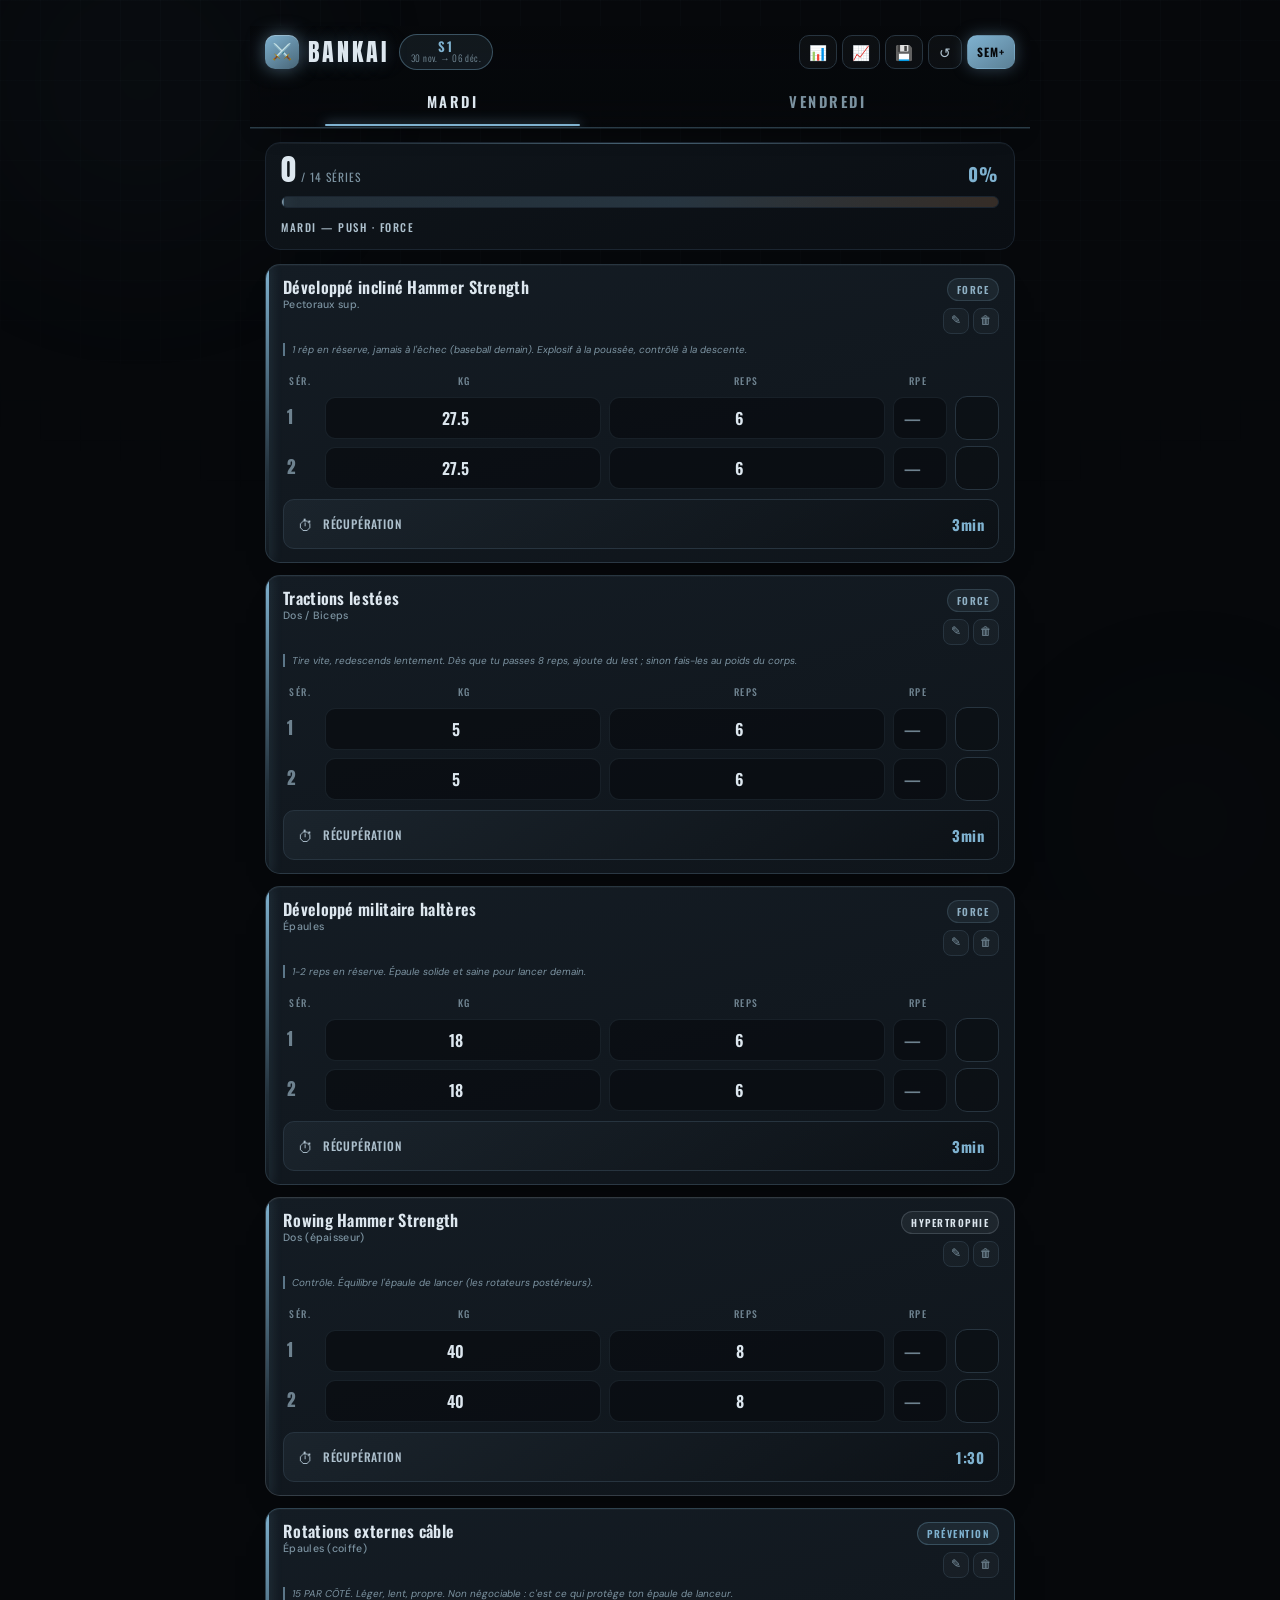
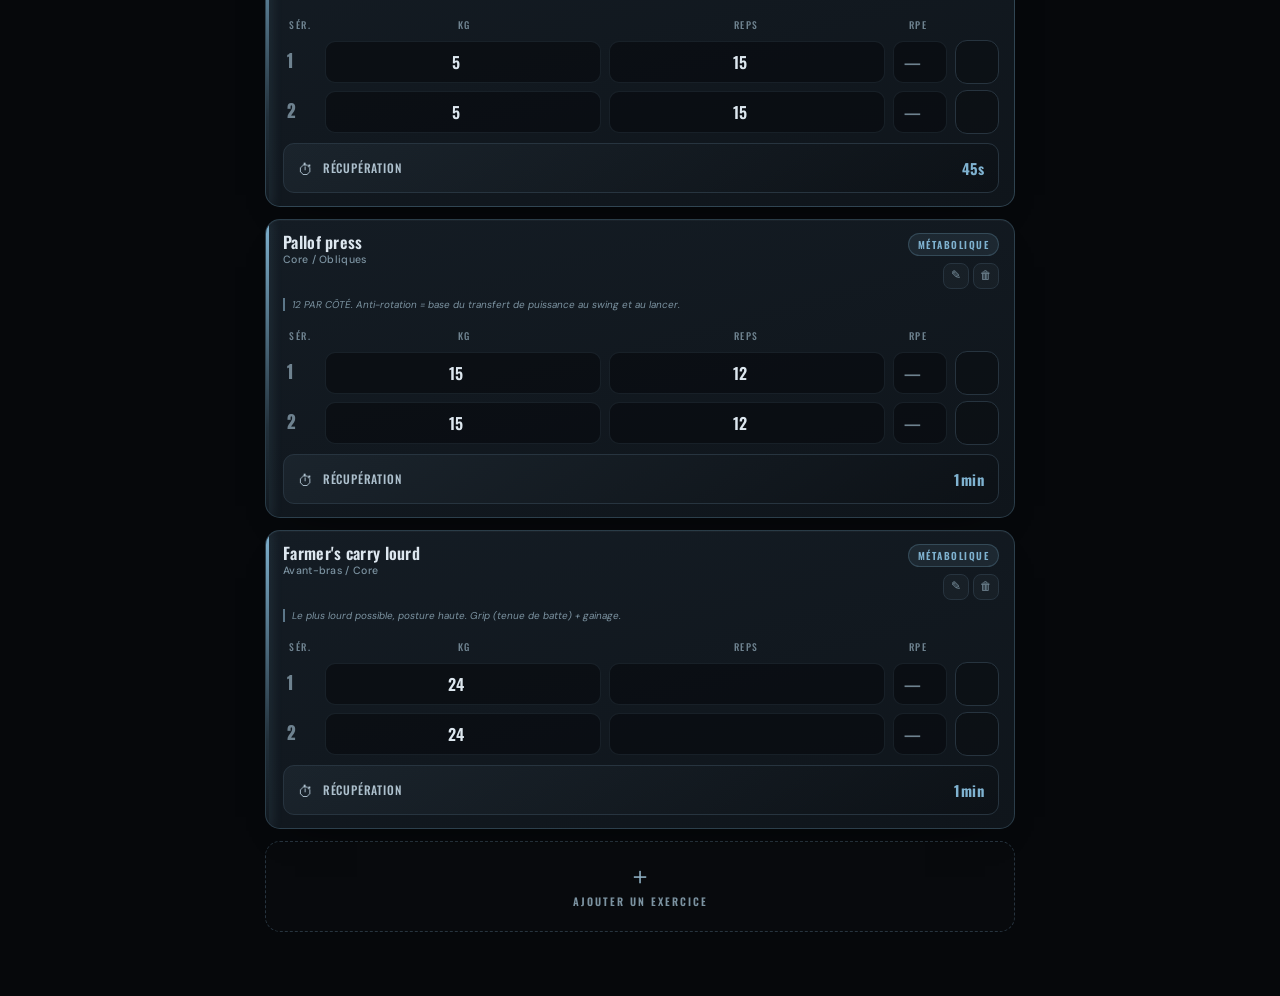
<file: index.html>
<!DOCTYPE html>
<html lang="fr">
<head>
<meta charset="UTF-8">
<meta name="viewport" content="width=device-width, initial-scale=1.0, maximum-scale=1.0, minimum-scale=1.0, user-scalable=no, viewport-fit=cover">
<meta name="apple-mobile-web-app-capable" content="yes">
<meta name="apple-mobile-web-app-status-bar-style" content="black-translucent">
<meta name="apple-mobile-web-app-title" content="BANKAI">
<meta name="format-detection" content="telephone=no">
<meta name="theme-color" content="#000000">
<title>BANKAI</title>
<link rel="apple-touch-icon" href="icon.png">
<link rel="icon" href="icon.png">
<link rel="preconnect" href="https://fonts.googleapis.com">
<link rel="preconnect" href="https://fonts.gstatic.com" crossorigin>
<link href="https://fonts.googleapis.com/css2?family=Anton&family=Oswald:wght@300;400;500;600;700&family=DM+Sans:wght@400;500;600&display=swap" rel="stylesheet">
<link rel="stylesheet" href="style.css">
</head>
<body>

<a class="skip-link" href="#root">Aller au contenu</a>

<!-- Anti-rotation overlay (s'affiche en paysage) -->
<div class="rotate-lock" role="alert">
  <div class="rl-icon" aria-hidden="true">📱</div>
  <div class="rl-text">MODE PORTRAIT UNIQUEMENT</div>
</div>

<!-- Background -->
<div class="bg-wrap" aria-hidden="true">
  <div class="bg-orb bg-orb1"></div>
  <div class="bg-orb bg-orb2"></div>
  <div class="bg-grid"></div>
</div>

<!-- App root -->
<main id="root" tabindex="-1"></main>

<!-- TIMER overlay -->
<div class="t-ov" id="tOv">
  <div class="t-bg"></div>
  <div class="t-glow"></div>
  <div class="t-content">
    <div class="t-exo-name" id="tName">—</div>
    <div class="t-ring">
      <svg class="t-svg" viewBox="0 0 188 188">
        <circle class="t-track" cx="94" cy="94" r="80"/>
        <circle class="t-prog" id="tProg" cx="94" cy="94" r="80"
          stroke-dasharray="503" stroke-dashoffset="0" stroke="#5B7688"/>
      </svg>
      <div class="t-center">
        <div class="t-time" id="tTime">01:30</div>
        <div class="t-sublabel" id="tSubLabel">RÉCUPÉRATION</div>
      </div>
    </div>
    <div class="t-adjs">
      <button class="t-adj" onclick="adj(-15)">−15s</button>
      <button class="t-adj" onclick="adj(-30)">−30s</button>
      <button class="t-adj" onclick="adj(30)">+30s</button>
      <button class="t-adj" onclick="adj(60)">+1min</button>
    </div>
    <div class="t-ctrls">
      <button class="t-ctrl t-ctrl-ghost" onclick="closeTimer()" aria-label="Fermer le minuteur">✕</button>
      <button class="t-ctrl t-ctrl-main" id="tPause" onclick="togglePause()" aria-label="Mettre en pause ou reprendre">⏸</button>
      <button class="t-ctrl t-ctrl-ghost" onclick="skipTimer()" aria-label="Passer la récupération">⏭</button>
    </div>
  </div>
</div>

<!-- BANKAI animation -->
<div class="bk-ov" id="bkOv" onclick="closeBankai()">
  <div class="bk-bg"></div>
  <div class="bk-radial"></div>
  <div class="bk-lines">
    <div class="bk-line" style="transform:rotate(0deg)"></div>
    <div class="bk-line" style="transform:rotate(36deg)"></div>
    <div class="bk-line" style="transform:rotate(72deg)"></div>
    <div class="bk-line" style="transform:rotate(108deg)"></div>
    <div class="bk-line" style="transform:rotate(144deg)"></div>
  </div>
  <div class="bk-content">
    <div class="bk-icon">⚔️</div>
    <div class="bk-title">BANKAI</div>
    <div class="bk-sub">SÉRIE SUIVANTE</div>
    <div class="bk-tap">APPUIE POUR CONTINUER</div>
  </div>
</div>

<!-- NEXT WEEK sheet -->
<div class="s-ov" id="nextOv">
  <div class="sheet">
    <div class="sh-handle"></div>
    <div class="sh-head">
      <div class="sh-title">SEMAINE+</div>
      <button class="sh-close" onclick="closeSheet('nextOv')">✕</button>
    </div>
    <div class="sh-body">
      <div class="sh-sub" id="nextSub"></div>
      <div id="nextContent"></div>
      <button class="confirm-btn" onclick="confirmNext()">CONFIRMER & DÉMARRER →</button>
    </div>
  </div>
</div>

<!-- HISTORY sheet -->
<div class="s-ov" id="histOv">
  <div class="sheet">
    <div class="sh-handle"></div>
    <div class="sh-head">
      <div class="sh-title">STATS</div>
      <button class="sh-close" onclick="closeSheet('histOv')">✕</button>
    </div>
    <div class="sh-body">
      <div class="sh-sub">Progression des charges & RPE par exercice</div>
      <div id="histContent"></div>
    </div>
  </div>
</div>

<!-- RECAP sheet -->
<div class="s-ov" id="recapOv">
  <div class="sheet">
    <div class="sh-handle"></div>
    <div class="sh-head">
      <div class="sh-title">RÉCAP</div>
      <button class="sh-close" onclick="closeSheet('recapOv')">✕</button>
    </div>
    <div class="sh-body">
      <div class="sh-sub" id="recapSub"></div>
      <div id="recapContent"></div>
    </div>
  </div>
</div>

<!-- BACKUP sheet -->
<div class="s-ov" id="backupOv">
  <div class="sheet">
    <div class="sh-handle"></div>
    <div class="sh-head">
      <div class="sh-title">SAUVEGARDE</div>
      <button class="sh-close" onclick="closeSheet('backupOv')">✕</button>
    </div>
    <div class="sh-body">
      <div class="sh-sub">Conserve tes données au-delà des mises à jour</div>
      <div id="backupContent"></div>
    </div>
  </div>
</div>

<!-- EXERCISE EDITOR sheet -->
<div class="s-ov" id="exoOv">
  <div class="sheet">
    <div class="sh-handle"></div>
    <div class="sh-head">
      <div class="sh-title" id="exoTitle">EXERCICE</div>
      <button class="sh-close" onclick="closeSheet('exoOv')">✕</button>
    </div>
    <div class="sh-body">
      <div class="sh-sub" id="exoSub"></div>
      <div id="exoForm"></div>
    </div>
  </div>
</div>

<input type="file" id="importFile" accept=".json,application/json" style="display:none">

<script src="app.js"></script>
</body>
</html>
</file>
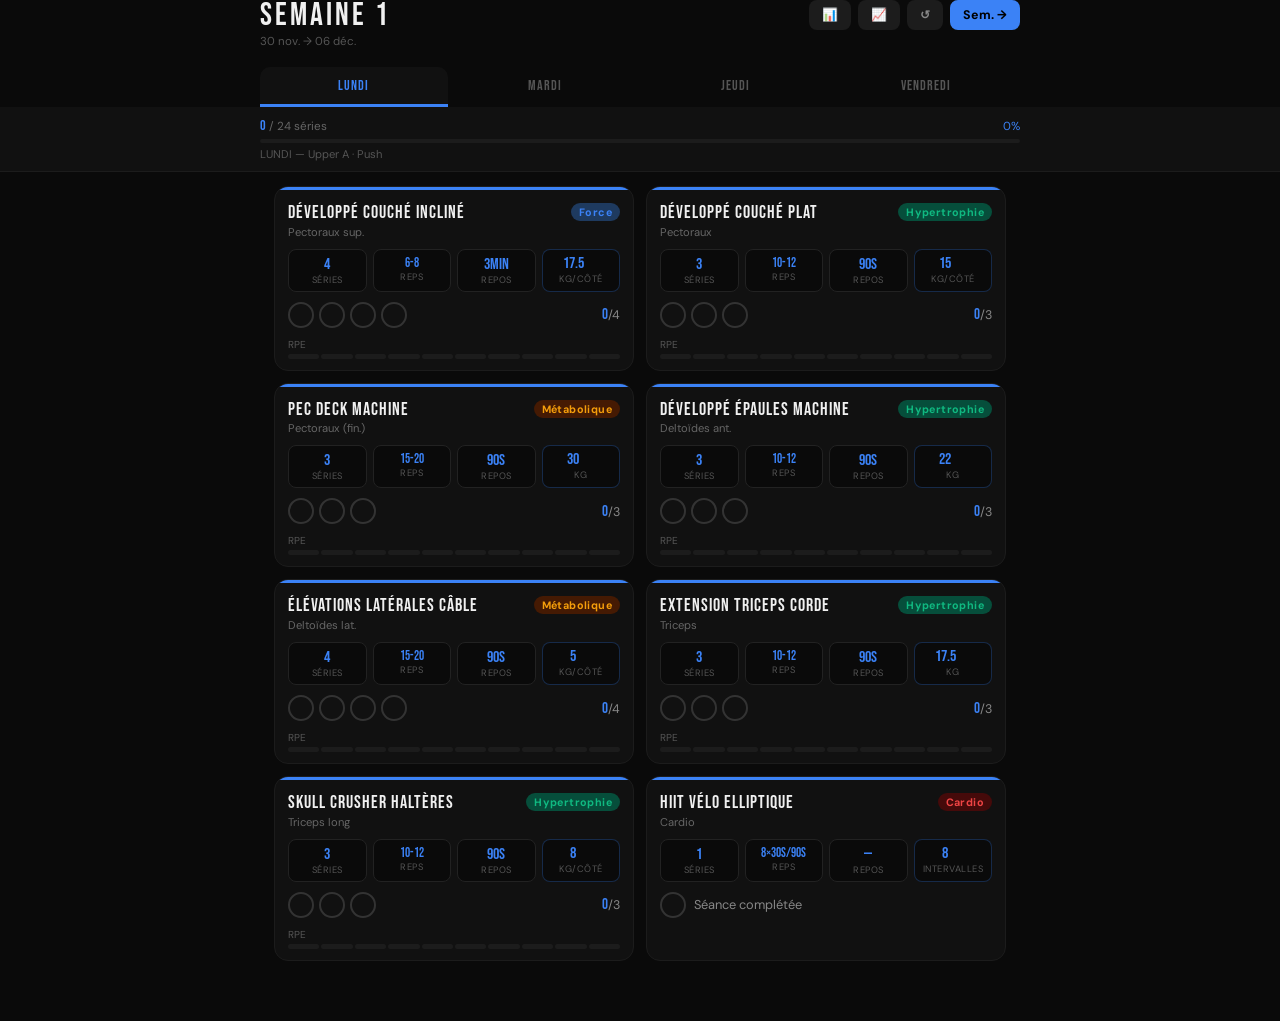
<file: workout.html>
<!DOCTYPE html>
<html lang="fr">
<head>
<meta charset="UTF-8">
<meta name="viewport" content="width=device-width, initial-scale=1.0, viewport-fit=cover">
<meta name="apple-mobile-web-app-capable" content="yes">
<meta name="apple-mobile-web-app-status-bar-style" content="black-translucent">
<meta name="apple-mobile-web-app-title" content="WORKOUT">
<title>WORKOUT</title>

<!-- Icône PWA générée inline en SVG→base64 -->
<link rel="apple-touch-icon" href="[data-uri]">

<link href="https://fonts.googleapis.com/css2?family=Bebas+Neue&family=DM+Sans:wght@300;400;500;600&display=swap" rel="stylesheet">
<style>
*{box-sizing:border-box;margin:0;padding:0;-webkit-tap-highlight-color:transparent}
body{background:#0a0a0a;color:#f0f0f0;font-family:'DM Sans',sans-serif;min-height:100vh;padding-bottom:env(safe-area-inset-bottom)}
::-webkit-scrollbar{width:3px}::-webkit-scrollbar-thumb{background:#333;border-radius:99px}

/* HEADER */
.hdr{padding:calc(env(safe-area-inset-top)+14px) 16px 0;max-width:760px;margin:0 auto}
.hdr-row{display:flex;justify-content:space-between;align-items:flex-start;flex-wrap:wrap;gap:10px}
.week-title{font-family:'Bebas Neue';font-size:2rem;letter-spacing:3px;line-height:1}
.week-sub{font-size:.72rem;color:#555;margin-top:2px}
.hdr-btns{display:flex;gap:7px;flex-wrap:wrap}
.btn{padding:7px 13px;border:none;border-radius:8px;cursor:pointer;font-family:'DM Sans';font-size:.78rem;font-weight:600}
.btn-ghost{background:#1c1c1c;color:#888}
.btn-accent{color:#000;font-weight:700}

/* TABS */
.tabs{display:flex;margin-top:18px;overflow-x:auto;gap:3px}
.tab{flex:1;min-width:68px;padding:10px 6px;border:none;border-radius:10px 10px 0 0;background:transparent;font-family:'Bebas Neue';font-size:.9rem;letter-spacing:1px;cursor:pointer;border-bottom:3px solid transparent;transition:all .15s;color:#555}
.tab.active{background:#111}

/* PROGRESS */
.prog-bar-wrap{background:#111;border-bottom:1px solid #1c1c1c;padding:10px 16px}
.prog-inner{max-width:760px;margin:0 auto}
.prog-row{display:flex;justify-content:space-between;font-size:.73rem;color:#666;margin-bottom:5px}
.prog-track{height:4px;background:#1c1c1c;border-radius:99px;overflow:hidden}
.prog-fill{height:100%;border-radius:99px;transition:width .3s}
.prog-day-label{font-size:.7rem;color:#555;margin-top:4px}

/* GRID */
.grid{max-width:760px;margin:0 auto;padding:14px 14px 60px;display:grid;grid-template-columns:repeat(auto-fill,minmax(270px,1fr));gap:12px}

/* CARD */
.card{background:#111;border:1px solid #1c1c1c;border-radius:14px;overflow:hidden;display:flex;flex-direction:column}
.card-accent{height:3px}
.card-body{padding:13px 13px 11px;display:flex;flex-direction:column;gap:10px}
.card-name{font-family:'Bebas Neue';font-size:1.12rem;letter-spacing:1px;line-height:1.1}
.card-muscle{font-size:.7rem;color:#666;margin-top:2px}
.badge{padding:2px 8px;border-radius:99px;font-size:.67rem;font-weight:700;letter-spacing:.4px;white-space:nowrap}

/* STATS */
.stats{display:flex;gap:6px}
.stat{background:#0a0a0a;border:1px solid #222;border-radius:8px;padding:5px 6px;text-align:center;flex:1}
.stat-val{font-family:'Bebas Neue';font-size:1rem}
.stat-lbl{font-size:.58rem;color:#555;letter-spacing:.5px}
.charge-wrap{background:#0a0a0a;border-radius:8px;padding:4px 6px;display:flex;flex-direction:column;align-items:center;flex:1;min-width:62px}
.charge-input{width:100%;background:transparent;border:none;font-family:'Bebas Neue';font-size:1rem;text-align:center;outline:none}
.charge-unit{font-size:.58px;color:#555;letter-spacing:.5px;font-size:.58rem}

/* DOTS */
.dots-row{display:flex;align-items:center;gap:8px}
.dots{display:flex;gap:5px;flex-wrap:wrap;flex:1}
.dot{width:26px;height:26px;border-radius:50%;border:2px solid #333;background:transparent;cursor:pointer;display:flex;align-items:center;justify-content:center;font-size:.58rem;color:transparent;font-weight:700;transition:all .15s;flex-shrink:0;-webkit-user-select:none;user-select:none}
.dot.done{color:#000}
.dots-count{font-size:.78rem;color:#888;white-space:nowrap}

/* RPE */
.rpe-bars{display:flex;gap:2px;margin-top:2px}
.rpe-seg{flex:1;height:5px;border-radius:3px;background:#1c1c1c;cursor:pointer;transition:background .1s}

/* MODALS */
.overlay{position:fixed;inset:0;background:rgba(0,0,0,.88);z-index:100;display:flex;align-items:flex-end;justify-content:center;opacity:0;pointer-events:none;transition:opacity .25s}
.overlay.open{opacity:1;pointer-events:all}
.sheet{background:#0f0f0f;border-radius:20px 20px 0 0;padding:24px 18px calc(env(safe-area-inset-bottom)+28px);width:100%;max-width:680px;max-height:88vh;overflow-y:auto;transform:translateY(30px);transition:transform .3s}
.overlay.open .sheet{transform:translateY(0)}
.sheet-title{font-family:'Bebas Neue';font-size:1.7rem;letter-spacing:2px;margin-bottom:3px}
.sheet-sub{font-size:.78rem;color:#666;margin-bottom:20px}
.close-btn{float:right;background:#1e1e1e;border:none;color:#888;border-radius:8px;padding:4px 11px;cursor:pointer;font-size:1.1rem;margin-bottom:-8px}

/* NEXT WEEK */
.day-section{margin-bottom:18px}
.day-section-title{font-family:'Bebas Neue';font-size:1rem;letter-spacing:1px;margin-bottom:8px;border-bottom:1px solid #1c1c1c;padding-bottom:5px}
.change-row{display:flex;align-items:center;gap:8px;padding:6px 0;border-bottom:1px solid #111;font-size:.82rem}
.change-row:last-child{border:none}
.change-name{flex:1;color:#ccc}
.change-w{color:#666;font-size:.75rem}
.status-badge{padding:2px 10px;border-radius:99px;font-weight:700;font-size:.73rem}

/* HISTORY */
.exo-select{background:#111;border:1px solid #1c1c1c;color:#f0f0f0;border-radius:10px;padding:8px 12px;font-family:'DM Sans';font-size:.83rem;width:100%;margin-bottom:18px;outline:none}
.chart-wrap{background:#111;border:1px solid #1c1c1c;border-radius:14px;padding:16px;margin-bottom:18px}
.chart-title{font-family:'Bebas Neue';font-size:1rem;letter-spacing:1px;margin-bottom:12px}
.mini-chart{height:100px;display:flex;align-items:flex-end;gap:6px}
.bar-col{display:flex;flex-direction:column;align-items:center;justify-content:flex-end;flex:1;gap:4px}
.bar{border-radius:4px 4px 0 0;width:100%;min-height:4px;transition:height .3s}
.bar-lbl{font-size:.58rem;color:#555}
.bar-val{font-size:.65rem;font-weight:600}
.week-chips{display:flex;gap:8px;flex-wrap:wrap;margin-top:8px}
.chip{background:#111;border:1px solid #1c1c1c;border-radius:10px;padding:6px 12px;font-size:.76rem}
.chip span{color:#555;margin-right:4px}

/* RECAP */
.recap-card{background:#111;border:1px solid #1c1c1c;border-radius:14px;padding:18px;margin-bottom:14px}
.recap-card-title{font-family:'Bebas Neue';font-size:.95rem;letter-spacing:1px;color:#888;margin-bottom:14px}
.vol-row{margin-bottom:9px}
.vol-info{display:flex;justify-content:space-between;font-size:.76rem;margin-bottom:3px}
.vol-track{height:5px;background:#1c1c1c;border-radius:99px;overflow:hidden}
.vol-fill{height:100%;border-radius:99px}
.rule-row{display:flex;gap:12px;align-items:center;margin-bottom:10px}
.rule-icon{font-family:'Bebas Neue';font-size:1.3rem;width:20px}
.rule-txt{font-size:.8rem;color:#aaa}
</style>
</head>
<body>

<div id="app"></div>

<!-- NEXT WEEK SHEET -->
<div class="overlay" id="nextOverlay">
  <div class="sheet">
    <button class="close-btn" onclick="closeSheet('nextOverlay')">✕</button>
    <div class="sheet-title">SEMAINE SUIVANTE</div>
    <div class="sheet-sub" id="nextSub"></div>
    <div id="nextContent"></div>
    <button class="btn btn-accent" id="confirmBtn" onclick="confirmNextWeek()"
      style="width:100%;padding:14px;border-radius:12px;font-family:'Bebas Neue';font-size:1.1rem;letter-spacing:2px;margin-top:10px">
      CONFIRMER
    </button>
  </div>
</div>

<!-- HISTORY SHEET -->
<div class="overlay" id="histOverlay">
  <div class="sheet">
    <button class="close-btn" onclick="closeSheet('histOverlay')">✕</button>
    <div class="sheet-title">HISTORIQUE</div>
    <div class="sheet-sub">Progression des charges par exercice</div>
    <div id="histContent"></div>
  </div>
</div>

<!-- RECAP SHEET -->
<div class="overlay" id="recapOverlay">
  <div class="sheet">
    <button class="close-btn" onclick="closeSheet('recapOverlay')">✕</button>
    <div class="sheet-title">RÉCAP SEMAINE</div>
    <div class="sheet-sub" id="recapSub"></div>
    <div id="recapContent"></div>
  </div>
</div>

<script>
// ── DATA ──────────────────────────────────────────────────────────────────
const POLY_KEYS = ["Leg Press","Fentes","Tractions","Rowing","RDL","Hip Thrust","Développé couché","Dips"];
const DAYS = [
  {id:"lundi",label:"LUNDI",sub:"Upper A · Push",color:"#3b82f6",exos:[
    {id:"dci",name:"Développé couché incliné",muscle:"Pectoraux sup.",w:17.5,unit:"kg/côté",sets:4,reps:"6-8",zone:"Force"},
    {id:"dcp",name:"Développé couché plat",muscle:"Pectoraux",w:15,unit:"kg/côté",sets:3,reps:"10-12",zone:"Hypertrophie"},
    {id:"pd",name:"Pec Deck machine",muscle:"Pectoraux (fin.)",w:30,unit:"kg",sets:3,reps:"15-20",zone:"Métabolique"},
    {id:"dem",name:"Développé épaules machine",muscle:"Deltoïdes ant.",w:22,unit:"kg",sets:3,reps:"10-12",zone:"Hypertrophie"},
    {id:"elc",name:"Élévations latérales câble",muscle:"Deltoïdes lat.",w:5,unit:"kg/côté",sets:4,reps:"15-20",zone:"Métabolique"},
    {id:"etc",name:"Extension triceps corde",muscle:"Triceps",w:17.5,unit:"kg",sets:3,reps:"10-12",zone:"Hypertrophie"},
    {id:"sk",name:"Skull crusher haltères",muscle:"Triceps long",w:8,unit:"kg/côté",sets:3,reps:"10-12",zone:"Hypertrophie"},
    {id:"hiit_l",name:"HIIT vélo elliptique",muscle:"Cardio",w:8,unit:"intervalles",sets:1,reps:"8×30s/90s",zone:"Cardio",isCardio:true},
  ]},
  {id:"mardi",label:"MARDI",sub:"Lower A · Quad",color:"#10b981",exos:[
    {id:"lp",name:"Leg Press",muscle:"Quadriceps",w:120,unit:"kg",sets:4,reps:"6-8",zone:"Force"},
    {id:"fb",name:"Fentes bulgares",muscle:"Quad / Fessiers",w:10,unit:"kg/main",sets:3,reps:"10/jambe",zone:"Hypertrophie"},
    {id:"le",name:"Leg Extension",muscle:"Quadriceps (iso)",w:40,unit:"kg",sets:3,reps:"15-20",zone:"Métabolique"},
    {id:"lcc",name:"Leg Curl couché",muscle:"Ischio-jambiers",w:42,unit:"kg",sets:4,reps:"10-12",zone:"Hypertrophie"},
    {id:"cm",name:"Crunch machine",muscle:"Abdominaux",w:10,unit:"kg",sets:3,reps:"12-15",zone:"Hypertrophie"},
    {id:"pp",name:"Pallof Press câble",muscle:"Core / Obliques",w:8,unit:"kg",sets:3,reps:"12/côté",zone:"Hypertrophie"},
    {id:"liss_m",name:"LISS Rameur",muscle:"Cardio",w:0,unit:"20min",sets:1,reps:"65% FC max",zone:"Cardio",isCardio:true},
  ]},
  {id:"jeudi",label:"JEUDI",sub:"Upper B · Pull",color:"#8b5cf6",exos:[
    {id:"tr",name:"Tractions lestées",muscle:"Dos / Biceps",w:5,unit:"kg lest",sets:4,reps:"6-8",zone:"Force"},
    {id:"tp",name:"Tirage poitrine câble",muscle:"Dos (largeur)",w:50,unit:"kg",sets:3,reps:"10-12",zone:"Hypertrophie"},
    {id:"rhs",name:"Rowing Hammer Strength",muscle:"Dos (épaisseur)",w:30,unit:"kg/côté",sets:4,reps:"8-10",zone:"Hypertrophie"},
    {id:"fp",name:"Face Pull câble corde",muscle:"Deltoïdes post.",w:12,unit:"kg",sets:4,reps:"15-20",zone:"Métabolique"},
    {id:"sh",name:"Shrug haltères",muscle:"Trapèzes",w:14,unit:"kg/main",sets:3,reps:"12-15",zone:"Métabolique"},
    {id:"cb",name:"Curl biceps supination",muscle:"Biceps",w:10,unit:"kg/côté",sets:3,reps:"10-12",zone:"Hypertrophie"},
    {id:"cm2",name:"Curl marteau",muscle:"Brachial / Biceps",w:12,unit:"kg/côté",sets:3,reps:"10-12",zone:"Hypertrophie"},
    {id:"wc",name:"Wrist curl",muscle:"Avant-bras",w:7,unit:"kg",sets:2,reps:"12-15",zone:"Avant-bras"},
    {id:"rvc",name:"Reverse curl",muscle:"Avant-bras ext.",w:8,unit:"kg",sets:2,reps:"12-15",zone:"Avant-bras"},
  ]},
  {id:"vendredi",label:"VENDREDI",sub:"Lower B · Ischio/Fessier",color:"#f59e0b",exos:[
    {id:"ht",name:"Hip Thrust machine",muscle:"Fessiers",w:70,unit:"kg",sets:4,reps:"10-12",zone:"Hypertrophie"},
    {id:"rdl",name:"RDL haltères",muscle:"Ischio / Fessiers",w:15,unit:"kg/main",sets:4,reps:"8-10",zone:"Hypertrophie"},
    {id:"lca",name:"Leg Curl assis",muscle:"Ischio-jambiers",w:35,unit:"kg",sets:3,reps:"15-20",zone:"Métabolique"},
    {id:"fmv",name:"Fentes marchées",muscle:"Quad / Fessiers",w:10,unit:"kg/main",sets:3,reps:"10/jambe",zone:"Hypertrophie"},
    {id:"mol",name:"Mollets machine",muscle:"Mollets",w:50,unit:"kg",sets:4,reps:"15-20",zone:"Métabolique"},
    {id:"rj",name:"Relevés de jambes",muscle:"Abdominaux bas",w:0,unit:"pds corps",sets:3,reps:"12-15",zone:"Hypertrophie"},
    {id:"fc",name:"Farmer's carry",muscle:"Avant-bras / Core",w:18,unit:"kg/main",sets:3,reps:"25m",zone:"Avant-bras"},
    {id:"hiit_v",name:"HIIT Skillmill",muscle:"Cardio",w:6,unit:"intervalles",sets:1,reps:"6×40s/80s",zone:"Cardio",isCardio:true},
  ]},
];

const ZONES = {
  "Force":       {color:"#3b82f6",bg:"#1e3a5f"},
  "Hypertrophie":{color:"#10b981",bg:"#064e3b"},
  "Métabolique": {color:"#f59e0b",bg:"#451a03"},
  "Avant-bras":  {color:"#8b5cf6",bg:"#2e1065"},
  "Cardio":      {color:"#ef4444",bg:"#450a0a"},
};

const MUSCLES_LIST = ["Pectoraux","Dos","Épaules","Triceps","Biceps","Avant-bras","Quadriceps","Ischio-jambiers","Fessiers","Abdominaux","Mollets","Core"];
function muscleGroup(m){
  if(m.includes("Pect")) return "Pectoraux";
  if(m.includes("Dos")) return "Dos";
  if(m.includes("Delt")||m.includes("paul")) return "Épaules";
  if(m.includes("Tric")) return "Triceps";
  if(m.includes("Bic")||m.includes("Brach")) return "Biceps";
  if(m.includes("Avant")) return "Avant-bras";
  if(m.includes("Quad")) return "Quadriceps";
  if(m.includes("Ischio")) return "Ischio-jambiers";
  if(m.includes("Fess")) return "Fessiers";
  if(m.includes("Abdo")) return "Abdominaux";
  if(m.includes("Molet")) return "Mollets";
  return "Core";
}

// ── STATE ─────────────────────────────────────────────────────────────────
let S = {}, HIST = [], activeDay = 0, pendingChanges = null;

function buildInit(){
  const now = new Date(), dow = now.getDay();
  const diff = dow===0?-6:1-dow;
  const mon = new Date(now); mon.setDate(now.getDate()+diff);
  const s = {weekNum:1, startDate:mon.toISOString().split("T")[0]};
  DAYS.forEach(d=>{s[d.id]={};d.exos.forEach(ex=>{s[d.id][ex.id]={w:ex.w,done:0,rpe:0};});});
  return s;
}

function load(){
  try{ const s=localStorage.getItem("wk_state"); if(s) S=JSON.parse(s); else S=buildInit(); }catch{ S=buildInit(); }
  try{ const h=localStorage.getItem("wk_hist"); if(h) HIST=JSON.parse(h); }catch{ HIST=[]; }
}
function save(){
  localStorage.setItem("wk_state",JSON.stringify(S));
  localStorage.setItem("wk_hist",JSON.stringify(HIST));
}

// ── HELPERS ───────────────────────────────────────────────────────────────
function fmtDate(iso){
  const d=new Date(iso);
  return d.toLocaleDateString("fr-FR",{day:"2-digit",month:"short"});
}
function addDays(iso,n){
  const d=new Date(iso);d.setDate(d.getDate()+n);return d.toISOString().split("T")[0];
}
function isPoly(name){ return POLY_KEYS.some(p=>name.includes(p)); }

function computeChanges(){
  const res={};
  DAYS.forEach(d=>{
    res[d.id]=d.exos.map(ex=>{
      const s=S[d.id][ex.id];
      if(ex.isCardio) return {id:ex.id,name:ex.name,oldW:s.w,newW:s.w,delta:0,status:"→",reason:"Cardio"};
      const all=s.done>=ex.sets, half=s.done>=Math.ceil(ex.sets/2);
      let delta=0;
      if(all) delta=isPoly(ex.name)?5:2.5;
      else if(!half) delta=-2.5;
      const newW=Math.max(0,s.w+delta);
      return {id:ex.id,name:ex.name,oldW:s.w,newW,delta,status:delta>0?"↑":delta<0?"↓":"→",reason:all?"Toutes séries ✓":half?"Reps min. ok":"Reps min. ✗"};
    });
  });
  return res;
}

function dayProgress(dayId){
  const day=DAYS.find(d=>d.id===dayId);
  let done=0,total=0;
  day.exos.forEach(ex=>{
    const tot=ex.isCardio?1:ex.sets;
    total+=tot; done+=Math.min(S[dayId][ex.id].done,tot);
  });
  return {done,total,pct:total?Math.round(done/total*100):0};
}

// ── RENDER ────────────────────────────────────────────────────────────────
function render(){
  const day=DAYS[activeDay];
  const acc=day.color;
  const pg=dayProgress(day.id);
  document.getElementById("app").innerHTML=`
  <div class="hdr">
    <div class="hdr-row">
      <div>
        <div class="week-title">SEMAINE ${S.weekNum}</div>
        <div class="week-sub">${fmtDate(S.startDate)} → ${fmtDate(addDays(S.startDate,6))}</div>
      </div>
      <div class="hdr-btns">
        <button class="btn btn-ghost" onclick="openRecap()">📊</button>
        <button class="btn btn-ghost" onclick="openHistory()">📈</button>
        <button class="btn btn-ghost" onclick="resetDay('${day.id}')">↺</button>
        <button class="btn btn-accent" style="background:${acc}" onclick="openNextWeek()">Sem. →</button>
      </div>
    </div>
    <div class="tabs">
      ${DAYS.map((d,i)=>`
        <button class="tab ${i===activeDay?"active":""}"
          style="color:${i===activeDay?d.color:"#555"};border-color:${i===activeDay?d.color:"transparent"}"
          onclick="switchDay(${i})">${d.label}</button>
      `).join("")}
    </div>
  </div>
  <div class="prog-bar-wrap">
    <div class="prog-inner">
      <div class="prog-row">
        <span><span style="color:${acc};font-family:'Bebas Neue';font-size:.9rem">${pg.done}</span> / ${pg.total} séries</span>
        <div style="display:flex;gap:12px;align-items:center">
          <span style="color:${acc}">${pg.pct}%</span>
        </div>
      </div>
      <div class="prog-track"><div class="prog-fill" style="width:${pg.pct}%;background:${acc}"></div></div>
      <div class="prog-day-label">${day.label} — ${day.sub}</div>
    </div>
  </div>
  <div class="grid">${day.exos.map(ex=>renderCard(ex,day)).join("")}</div>`;
  // rebind RPE clicks after render
}

function renderCard(ex,day){
  const acc=day.color;
  const s=S[day.id][ex.id];
  const z=ZONES[ex.zone];
  const rest=ex.zone==="Force"?"3min":ex.zone==="Cardio"?"—":"90s";
  const dots=ex.isCardio?
    `<div class="dots-row">
      <div class="dot ${s.done>=1?"done":""}" style="border-color:${s.done>=1?acc:"#333"};background:${s.done>=1?acc:"transparent"};color:${s.done>=1?"#000":"transparent"}"
        onclick="toggleDot('${day.id}','${ex.id}',0)">✓</div>
      <span style="font-size:.8rem;color:#888">Séance complétée</span>
    </div>`
    :`<div class="dots-row">
      <div class="dots">${Array.from({length:ex.sets},(_,i)=>`
        <div class="dot ${i<s.done?"done":""}"
          style="border-color:${i<s.done?acc:"#333"};background:${i<s.done?acc:"transparent"};color:${i<s.done?"#000":"transparent"}"
          onclick="toggleDot('${day.id}','${ex.id}',${i})">✓</div>`).join("")}
      </div>
      <span class="dots-count"><span style="color:${acc};font-family:'Bebas Neue';font-size:.95rem">${s.done}</span>/${ex.sets}</span>
    </div>`;
  const rpe=!ex.isCardio?`
    <div>
      <div style="font-size:.63rem;color:#555;margin-bottom:3px">RPE</div>
      <div class="rpe-bars">
        ${Array.from({length:10},(_,i)=>`
          <div class="rpe-seg" onclick="setRpe('${day.id}','${ex.id}',${i+1})"
            style="background:${i<s.rpe?(s.rpe>=9?"#ef4444":s.rpe>=7?"#f59e0b":"#10b981"):"#1c1c1c"}"></div>`).join("")}
      </div>
      ${s.rpe>0?`<div style="font-size:.62rem;color:#555;margin-top:2px;text-align:right">RPE ${s.rpe}/10</div>`:""}
    </div>`:"";
  return `<div class="card">
    <div class="card-accent" style="background:${acc}"></div>
    <div class="card-body">
      <div style="display:flex;justify-content:space-between;align-items:flex-start;gap:8px">
        <div>
          <div class="card-name">${ex.name}</div>
          <div class="card-muscle">${ex.muscle}</div>
        </div>
        <span class="badge" style="background:${z.bg};color:${z.color}">${ex.zone}</span>
      </div>
      <div class="stats">
        <div class="stat"><div class="stat-val" style="color:${acc}">${ex.sets}</div><div class="stat-lbl">SÉRIES</div></div>
        <div class="stat"><div class="stat-val" style="color:${acc};font-size:.82rem">${ex.reps}</div><div class="stat-lbl">REPS</div></div>
        <div class="stat"><div class="stat-val" style="color:${acc}">${rest}</div><div class="stat-lbl">REPOS</div></div>
        <div class="charge-wrap" style="border:1px solid ${acc}44">
          <input class="charge-input" type="number" step="0.5" value="${s.w}"
            style="color:${acc}" onchange="setWeight('${day.id}','${ex.id}',this.value)">
          <div class="charge-unit">${ex.unit.toUpperCase()}</div>
        </div>
      </div>
      ${dots}
      ${rpe}
    </div>
  </div>`;
}

// ── INTERACTIONS ──────────────────────────────────────────────────────────
function switchDay(i){ activeDay=i; render(); }

function toggleDot(dayId,exId,idx){
  const s=S[dayId][exId];
  s.done=idx<s.done?idx:idx+1;
  save(); render();
}
function setWeight(dayId,exId,v){
  S[dayId][exId].w=parseFloat(v)||0; save();
}
function setRpe(dayId,exId,v){
  S[dayId][exId].rpe=v; save(); render();
}
function resetDay(dayId){
  const d=DAYS.find(d=>d.id===dayId);
  d.exos.forEach(ex=>{ S[dayId][ex.id].done=0; S[dayId][ex.id].rpe=0; });
  save(); render();
}

// ── NEXT WEEK SHEET ───────────────────────────────────────────────────────
function openNextWeek(){
  pendingChanges=computeChanges();
  document.getElementById("nextSub").textContent=`Récap → Semaine ${S.weekNum+1}`;
  document.getElementById("confirmBtn").style.background=DAYS[activeDay].color;
  document.getElementById("nextContent").innerHTML=DAYS.map(d=>`
    <div class="day-section">
      <div class="day-section-title" style="color:${d.color}">${d.label} – ${d.sub}</div>
      ${pendingChanges[d.id].map(c=>`
        <div class="change-row">
          <span class="change-name">${c.name}</span>
          <span class="change-w">${c.oldW}→${c.newW}${c.reason!=="Cardio"?" kg":""}</span>
          <span class="status-badge" style="background:${c.status==="↑"?"#064e3b":c.status==="↓"?"#450a0a":"#1c1c1c"};color:${c.status==="↑"?"#10b981":c.status==="↓"?"#ef4444":"#f59e0b"}">${c.status}</span>
          <span style="font-size:.68rem;color:#555">${c.reason}</span>
        </div>`).join("")}
    </div>`).join("");
  openSheet("nextOverlay");
}

function confirmNextWeek(){
  const snap=JSON.parse(JSON.stringify(S));
  snap._label=`S${S.weekNum}`;
  HIST=[...HIST.slice(-11),snap];
  DAYS.forEach(d=>{
    pendingChanges[d.id].forEach(c=>{
      S[d.id][c.id].w=c.newW;
      S[d.id][c.id].done=0;
      S[d.id][c.id].rpe=0;
    });
  });
  S.weekNum++; S.startDate=addDays(S.startDate,7);
  save(); closeSheet("nextOverlay"); render();
}

// ── HISTORY SHEET ─────────────────────────────────────────────────────────
let selExoId=null;
function openHistory(){
  const allExos=DAYS.flatMap(d=>d.exos.filter(e=>!e.isCardio));
  if(!selExoId) selExoId=allExos[0].id;
  renderHistSheet();
  openSheet("histOverlay");
}

function renderHistSheet(){
  const allExos=DAYS.flatMap(d=>d.exos.filter(e=>!e.isCardio));
  const selEx=allExos.find(e=>e.id===selExoId)||allExos[0];
  const data=HIST.map((snap,i)=>{
    let w=null;
    DAYS.forEach(d=>{ if(snap[d.id]?.[selExoId]!=null) w=snap[d.id][selExoId].w; });
    return {label:snap._label||`S${i+1}`,w};
  }).filter(d=>d.w!==null).slice(-6);

  const maxW=data.length?Math.max(...data.map(d=>d.w),1):1;
  const acc=DAYS[activeDay].color;

  document.getElementById("histContent").innerHTML=`
    <select class="exo-select" onchange="selExoId=this.value;renderHistSheet()">
      ${DAYS.map(d=>`<optgroup label="${d.label} – ${d.sub}">
        ${d.exos.filter(e=>!e.isCardio).map(ex=>`
          <option value="${ex.id}" ${ex.id===selExoId?"selected":""}>${ex.name}</option>`).join("")}
      </optgroup>`).join("")}
    </select>
    <div class="chart-wrap">
      <div class="chart-title" style="color:${acc}">${selEx.name} <span style="color:#555;font-size:.75rem;font-family:'DM Sans'">${selEx.unit}</span></div>
      ${data.length<2?`<div style="color:#555;text-align:center;padding:20px;font-size:.82rem">Complète au moins 2 semaines pour voir la progression.</div>`:`
      <div class="mini-chart">
        ${data.map(d=>`
          <div class="bar-col">
            <div class="bar-val" style="color:${acc};font-size:.65rem">${d.w}</div>
            <div class="bar" style="height:${Math.max(8,d.w/maxW*80)}px;background:${acc}22;border:1px solid ${acc}66"></div>
            <div class="bar-lbl">${d.label}</div>
          </div>`).join("")}
      </div>`}
    </div>
    ${HIST.length?`
    <div style="font-family:'Bebas Neue';font-size:.9rem;letter-spacing:1px;color:#666;margin-bottom:10px">SEMAINES ENREGISTRÉES</div>
    <div class="week-chips">
      ${HIST.slice(-6).map((snap,i)=>{
        let w=null; DAYS.forEach(d=>{ if(snap[d.id]?.[selExoId]!=null) w=snap[d.id][selExoId].w; });
        return `<div class="chip"><span>${snap._label||"S"+(i+1)}</span>${w!=null?w+" "+selEx.unit:"—"}</div>`;
      }).join("")}
    </div>`:""}`;
}

// ── RECAP SHEET ───────────────────────────────────────────────────────────
function openRecap(){
  const vol={};
  MUSCLES_LIST.forEach(m=>{vol[m]=0;});
  DAYS.forEach(d=>d.exos.forEach(ex=>{
    if(ex.isCardio) return;
    const mg=muscleGroup(ex.muscle);
    vol[mg]=(vol[mg]||0)+ex.sets;
  }));
  const maxV=Math.max(...Object.values(vol),1);
  const acc=DAYS[activeDay].color;
  document.getElementById("recapSub").textContent=`Semaine ${S.weekNum} · ${fmtDate(S.startDate)} → ${fmtDate(addDays(S.startDate,6))}`;
  document.getElementById("recapContent").innerHTML=`
    <div class="recap-card">
      <div class="recap-card-title">VOLUME PAR GROUPE MUSCULAIRE</div>
      ${MUSCLES_LIST.filter(m=>vol[m]>0).map(m=>`
        <div class="vol-row">
          <div class="vol-info"><span style="color:#ccc">${m}</span><span style="color:#555">${vol[m]} séries</span></div>
          <div class="vol-track"><div class="vol-fill" style="width:${vol[m]/maxV*100}%;background:${acc}"></div></div>
        </div>`).join("")}
    </div>
    <div class="recap-card">
      <div class="recap-card-title">RÈGLES SURCHARGE PROGRESSIVE</div>
      ${[
        {icon:"↑",col:"#10b981",txt:"Poly +5kg / Isolation +2.5kg — toutes séries complétées"},
        {icon:"→",col:"#f59e0b",txt:"Même charge — reps minimales atteintes"},
        {icon:"↓",col:"#ef4444",txt:"−2.5kg — reps minimales non atteintes"},
      ].map(r=>`<div class="rule-row"><span class="rule-icon" style="color:${r.col}">${r.icon}</span><span class="rule-txt">${r.txt}</span></div>`).join("")}
    </div>`;
  openSheet("recapOverlay");
}

// ── SHEET UTILS ───────────────────────────────────────────────────────────
function openSheet(id){ document.getElementById(id).classList.add("open"); }
function closeSheet(id){ document.getElementById(id).classList.remove("open"); }
document.querySelectorAll(".overlay").forEach(el=>{
  el.addEventListener("click",e=>{ if(e.target===el) el.classList.remove("open"); });
});

// ── BOOT ─────────────────────────────────────────────────────────────────
load(); render();
</script>
</body>
</html>
</file>
<file: style.css>
/* â•â•â•â•â•â•â•â•â•â•â•â•â•â•â•â•â•â•â•â•â•â•â•â•â•â•â•â•â•â•â•â•â•â•â•â•â•â•â•â•â•â•â•â•â•â•â•â•â•â•â•â•â•â•â•â•â•â•â•â•â•â•â•â•â•â•â•â•â•â•â•
   BANKAI Â· style.css
   Direction : Â« forge froide / reiatsu Â» â€” acier glacÃ© au repos,
   braise (ambre/ochre, colorimÃ©trie deep-autumn) Ã  la libÃ©ration de puissance.
   Type : Anton (impact) Â· Oswald (technique/data) Â· DM Sans (lecture)
   â•â•â•â•â•â•â•â•â•â•â•â•â•â•â•â•â•â•â•â•â•â•â•â•â•â•â•â•â•â•â•â•â•â•â•â•â•â•â•â•â•â•â•â•â•â•â•â•â•â•â•â•â•â•â•â•â•â•â•â•â•â•â•â•â•â•â•â•â•â•â• */

*{box-sizing:border-box;margin:0;padding:0;-webkit-tap-highlight-color:transparent;-webkit-touch-callout:none}

:root{
  /* Base froide profonde */
  --void:#06080B; --void-2:#0A0E13; --panel:#0F151B; --panel-2:#141C24; --panel-3:#1A242D;
  --line:#1B2530; --line-2:#27343F;
  /* Texte */
  --frost:#DDE7EF; --frost-2:#AEC1CE; --text:#E6EDF3;
  --muted:#7C93A1; --muted-2:#6E828F;
  /* Acier (ADN Bankai) + glace */
  --steel:#5B7688; --steel-2:#8FB0C4; --ice:#7FB2D0;
  /* Braise â€” accent chaud, rÃ©servÃ© puissance/explosif/gains */
  --ember:#E08A3C; --ember-2:#F4B15E; --rust:#B45A2B; --danger:#C96A5A;
  --r:15px; --r-sm:11px; --r-lg:22px;

  /* Alias de compatibilitÃ© (utilisÃ©s dans app.js) */
  --bg:var(--void); --s1:var(--void-2); --s2:var(--panel); --s3:var(--panel-2);
  --b1:rgba(91,118,136,.24); --b2:rgba(91,118,136,.44); --b3:rgba(221,231,239,.14);
  --steel2:var(--steel-2); --steel3:var(--ice); --light:var(--frost); --light2:#EDF3F8; --muted2:var(--frost-2);
  --ok:var(--ember-2); --warn:var(--steel-2); --fail:var(--danger);

  --safe-top:max(env(safe-area-inset-top),20px);
  --hdr-pad-top:calc(var(--safe-top) + 6px);

  /* Couleur du jour actif (override par JS via applyDayTheme) */
  --day-c:#7FB2D0;
  --day-rgb:127,178,208;
}

html{height:100%;-webkit-text-size-adjust:100%;touch-action:manipulation;overscroll-behavior:none}
body{
  background:var(--void);color:var(--text);font-family:'DM Sans',sans-serif;
  min-height:100%;overflow-x:hidden;
  padding-bottom:calc(env(safe-area-inset-bottom) + 24px);
  -webkit-font-smoothing:antialiased;touch-action:manipulation;overscroll-behavior:none;
}
input,textarea,select,button{touch-action:manipulation;font-family:inherit}
button{color:inherit}
::selection{background:rgba(224,138,60,.3)}

/* â”€â”€ ACCESSIBILITÃ‰ : focus clavier visible â”€â”€â”€â”€â”€â”€â”€â”€â”€â”€â”€â”€â”€â”€â”€â”€â”€â”€â”€â”€â”€â”€â”€â”€â”€â”€â”€â”€â”€â”€ */
:focus:not(:focus-visible){outline:none}
:focus-visible{outline:2px solid var(--ice);outline-offset:2px;border-radius:10px}
.set-check:focus-visible,.act-btn:focus-visible,.exo-act:focus-visible,.sh-close:focus-visible,.t-adj:focus-visible,.t-ctrl:focus-visible{outline-offset:3px}
.set-input:focus-visible,.rpe-input:focus-visible,.form-input:focus-visible,.exo-sel:focus-visible{outline:2px solid var(--ice);outline-offset:1px}
/* lien d'Ã©vitement clavier */
.skip-link{position:fixed;top:-60px;left:12px;z-index:400;background:var(--ice);color:var(--void);font-family:'Oswald',sans-serif;font-weight:700;font-size:.8rem;letter-spacing:1px;padding:12px 18px;border-radius:10px;transition:top .2s}
.skip-link:focus{top:calc(var(--safe-top) + 8px)}

/* â”€â”€ ANTI-ROTATION â”€â”€â”€â”€â”€â”€â”€â”€â”€â”€â”€â”€â”€â”€â”€â”€â”€â”€â”€â”€â”€â”€â”€â”€â”€â”€â”€â”€â”€â”€â”€â”€â”€â”€â”€â”€â”€â”€â”€â”€â”€â”€â”€â”€â”€â”€â”€â”€â”€â”€â”€â”€â”€â”€ */
.rotate-lock{display:none;position:fixed;inset:0;z-index:9999;background:var(--void);flex-direction:column;align-items:center;justify-content:center;gap:16px;color:var(--frost)}
.rl-icon{font-size:3rem;animation:rot 1.6s ease-in-out infinite}
@keyframes rot{0%,100%{transform:rotate(0)}50%{transform:rotate(-90deg)}}
.rl-text{font-family:'Anton',sans-serif;font-size:1.15rem;letter-spacing:5px;color:var(--steel-2)}
@media (orientation:landscape) and (max-height:500px){ .rotate-lock{display:flex} }

/* â”€â”€ FOND : reiatsu froid, discret â”€â”€â”€â”€â”€â”€â”€â”€â”€â”€â”€â”€â”€â”€â”€â”€â”€â”€â”€â”€â”€â”€â”€â”€â”€â”€â”€â”€â”€â”€â”€â”€â”€â”€â”€â”€â”€â”€ */
.bg-wrap{position:fixed;inset:0;z-index:0;pointer-events:none;overflow:hidden}
.bg-orb{position:absolute;border-radius:50%;filter:blur(100px)}
.bg-orb1{width:520px;height:520px;background:radial-gradient(circle,rgba(var(--day-rgb),.5),transparent 70%);top:-180px;left:-120px;opacity:.10;animation:ob1 24s ease-in-out infinite;transition:background .5s}
.bg-orb2{width:360px;height:360px;background:radial-gradient(circle,rgba(91,118,136,.6),transparent 70%);bottom:-100px;right:-90px;opacity:.08;animation:ob2 30s ease-in-out infinite}
.bg-grid{position:absolute;inset:0;
  background-image:linear-gradient(rgba(91,118,136,.035) 1px,transparent 1px),linear-gradient(90deg,rgba(91,118,136,.035) 1px,transparent 1px);
  background-size:40px 40px;
  mask-image:radial-gradient(ellipse 90% 60% at 50% 0%,#000 40%,transparent 100%);
  -webkit-mask-image:radial-gradient(ellipse 90% 60% at 50% 0%,#000 40%,transparent 100%);
}
@keyframes ob1{0%,100%{transform:translate(0,0)}50%{transform:translate(56px,44px)}}
@keyframes ob2{0%,100%{transform:translate(0,0)}50%{transform:translate(-44px,-52px)}}

#root{position:relative;z-index:1;max-width:780px;margin:0 auto}

/* â”€â”€ HEADER (Dynamic Island safe) â”€â”€â”€â”€â”€â”€â”€â”€â”€â”€â”€â”€â”€â”€â”€â”€â”€â”€â”€â”€â”€â”€â”€â”€â”€â”€â”€â”€â”€â”€â”€â”€â”€â”€â”€â”€â”€â”€â”€ */
.hdr{position:sticky;top:0;z-index:50;padding-top:var(--hdr-pad-top);transition:padding-top .2s}
.hdr-glass{
  background:linear-gradient(180deg,rgba(6,8,11,.94),rgba(6,8,11,.80));
  backdrop-filter:blur(26px) saturate(1.2);-webkit-backdrop-filter:blur(26px) saturate(1.2);
  border-bottom:1px solid rgba(var(--day-rgb),.30);
  box-shadow:0 1px 0 0 rgba(var(--day-rgb),.14),0 14px 30px -22px rgba(0,0,0,.9);
  transition:border-color .4s,box-shadow .4s;
}
.hdr-inner{max-width:780px;margin:0 auto;padding:8px 15px 0}
.hdr-top{display:flex;justify-content:space-between;align-items:center;padding:0 0 9px;gap:10px}
.hdr-left{display:flex;align-items:center;gap:10px;min-width:0;flex-shrink:1}
.hdr-right{display:flex;gap:5px;flex-shrink:0}

.logo{display:flex;align-items:center;gap:9px;flex-shrink:0}
.logo-icon{
  width:34px;height:34px;border-radius:10px;
  background:linear-gradient(145deg,var(--day-c),rgba(var(--day-rgb),.55));
  display:flex;align-items:center;justify-content:center;font-size:1rem;
  box-shadow:0 0 18px rgba(var(--day-rgb),.5),inset 0 1px 0 rgba(255,255,255,.25);
  transition:background .4s,box-shadow .4s;
}
.logo-text{font-family:'Anton',sans-serif;font-size:1.5rem;letter-spacing:3px;color:var(--frost);line-height:1;text-shadow:0 0 20px rgba(var(--day-rgb),.35)}
.week-pill{background:rgba(var(--day-rgb),.10);border:1px solid rgba(var(--day-rgb),.38);border-radius:99px;padding:4px 11px;text-align:center;line-height:1;transition:background .4s,border-color .4s}
.week-num{font-family:'Oswald',sans-serif;font-weight:600;font-size:.82rem;letter-spacing:2px;color:var(--day-c);line-height:1.1;transition:color .4s}
.week-date{font-size:.58rem;color:var(--muted);letter-spacing:.4px;line-height:1.2;font-family:'Oswald',sans-serif;font-weight:300}

.act-btn{
  height:34px;min-width:34px;border-radius:10px;border:1px solid var(--line-2);
  background:rgba(221,231,239,.03);color:var(--frost-2);cursor:pointer;
  display:flex;align-items:center;justify-content:center;font-size:.9rem;padding:0 9px;
  transition:transform .12s,background .15s,color .15s,border-color .15s;
  font-family:'Oswald',sans-serif;font-weight:500;white-space:nowrap;
}
.act-btn:active{background:rgba(91,118,136,.22);color:var(--frost);border-color:rgba(var(--day-rgb),.4);transform:scale(.9)}
.act-btn-next{
  background:linear-gradient(145deg,var(--day-c),rgba(var(--day-rgb),.7));color:var(--void);
  border-color:transparent;font-weight:700;font-size:.72rem;letter-spacing:1px;
  box-shadow:0 0 16px rgba(var(--day-rgb),.35);transition:filter .2s,box-shadow .4s;
}
.act-btn-next:active{filter:brightness(1.12)}

/* TABS â€” chaque jour = son identitÃ© couleur */
.tabs-wrap{display:flex;overflow-x:auto;scrollbar-width:none;gap:0}
.tabs-wrap::-webkit-scrollbar{display:none}
.tab{
  flex:1;min-width:96px;padding:11px 6px 13px;border:none;background:transparent;
  font-family:'Oswald',sans-serif;font-weight:600;font-size:.92rem;letter-spacing:2.5px;
  cursor:pointer;border-bottom:2px solid transparent;color:var(--muted);white-space:nowrap;
  position:relative;transition:color .25s;text-transform:uppercase;
}
.tab::after{content:'';position:absolute;left:16%;right:16%;bottom:-1px;height:2px;border-radius:2px;background:var(--day-c);transform:scaleX(0);transition:transform .28s cubic-bezier(.3,1.2,.5,1);box-shadow:0 0 12px var(--day-c)}
.tab.active{color:var(--frost)}
.tab.active::after{transform:scaleX(1)}
.tab:active{color:var(--frost-2)}

/* â”€â”€ JAUGE DE PUISSANCE (signature) â”€â”€â”€â”€â”€â”€â”€â”€â”€â”€â”€â”€â”€â”€â”€â”€â”€â”€â”€â”€â”€â”€â”€â”€â”€â”€â”€â”€â”€â”€â”€â”€â”€â”€â”€â”€â”€ */
.fatigue-bar{max-width:780px;margin:0 auto;padding:14px 15px 4px}
.fatigue-inner{
  background:linear-gradient(160deg,var(--panel),var(--void-2));
  border:1px solid var(--line);border-radius:var(--r);
  padding:13px 15px 14px;position:relative;overflow:hidden;
  box-shadow:inset 0 1px 0 rgba(255,255,255,.03);
}
.fatigue-inner::before{content:'';position:absolute;top:0;left:0;right:0;height:1px;background:linear-gradient(90deg,transparent,rgba(var(--day-rgb),.5),transparent)}
.pg-row{display:flex;justify-content:space-between;align-items:baseline;margin-bottom:9px}
.pg-done{font-family:'Anton',sans-serif;font-size:1.9rem;color:var(--frost);line-height:.9;letter-spacing:1px}
.pg-total{font-family:'Oswald',sans-serif;font-weight:400;font-size:.72rem;color:var(--muted);letter-spacing:1px;text-transform:uppercase}
.pg-pct{font-family:'Oswald',sans-serif;font-weight:700;font-size:1.15rem;color:var(--day-c);letter-spacing:1px;transition:color .3s}

.pg-track{
  position:relative;height:12px;border-radius:99px;overflow:hidden;
  background:rgba(91,118,136,.12);border:1px solid var(--line);
}
/* rail : dÃ©gradÃ© froidâ†’braise en filigrane (montre la Â« cible Â») */
.pg-track::before{content:'';position:absolute;inset:0;opacity:.16;
  background:linear-gradient(90deg,var(--steel) 0%,var(--ice) 55%,var(--ember) 100%);}
.pg-fill{
  position:relative;height:100%;border-radius:99px;overflow:hidden;
  min-width:2px;transition:width .55s cubic-bezier(.3,1,.4,1);
  filter:drop-shadow(0 0 7px rgba(var(--day-rgb),.55));
}
/* couleur en COORDONNÃ‰ES ABSOLUES : la braise n'apparaÃ®t qu'en fin de course */
.pg-fill::before{content:'';position:absolute;left:0;top:0;height:100%;width:min(92vw,750px);
  background:linear-gradient(90deg,var(--steel) 0%,var(--ice) 55%,var(--ember-2) 92%);}
/* balayage lumineux subtil */
.pg-fill::after{content:'';position:absolute;top:0;bottom:0;width:34%;
  background:linear-gradient(90deg,transparent,rgba(255,255,255,.28),transparent);
  animation:sweep 2.8s ease-in-out infinite}
@keyframes sweep{0%{left:-40%}60%,100%{left:110%}}

.fatigue-row{display:flex;justify-content:space-between;align-items:center;gap:10px;margin-top:11px}
.fatigue-lbl{font-family:'Oswald',sans-serif;font-weight:500;font-size:.68rem;letter-spacing:1.5px;color:var(--frost-2);text-transform:uppercase;min-width:0;overflow:hidden;text-overflow:ellipsis;white-space:nowrap}
.fatigue-chips{display:flex;gap:6px;flex-shrink:0}
.f-chip{font-family:'Oswald',sans-serif;font-weight:500;font-size:.6rem;letter-spacing:.5px;padding:3px 8px;border-radius:99px;border:1px solid;white-space:nowrap}

/* â”€â”€ GRID / CARTES â”€â”€â”€â”€â”€â”€â”€â”€â”€â”€â”€â”€â”€â”€â”€â”€â”€â”€â”€â”€â”€â”€â”€â”€â”€â”€â”€â”€â”€â”€â”€â”€â”€â”€â”€â”€â”€â”€â”€â”€â”€â”€â”€â”€â”€â”€â”€â”€â”€â”€â”€â”€â”€â”€ */
.grid{max-width:780px;margin:0 auto;padding:10px 15px 40px;display:flex;flex-direction:column;gap:12px}

.card{
  position:relative;border-radius:var(--r);overflow:hidden;
  background:linear-gradient(165deg,var(--panel-2),var(--panel));
  border:1px solid var(--line-2);
  box-shadow:0 18px 40px -30px rgba(0,0,0,.9),inset 0 1px 0 rgba(255,255,255,.03);
}
.card-line{position:absolute;left:0;top:0;bottom:0;width:3px;background:linear-gradient(180deg,var(--day-c),rgba(var(--day-rgb),.15) 70%,transparent);box-shadow:0 0 12px rgba(var(--day-rgb),.4)}
.card-body{padding:13px 15px 13px 17px;display:flex;flex-direction:column;gap:9px}
.card-head{display:flex;justify-content:space-between;align-items:flex-start;gap:10px}
.card-name{font-family:'Oswald',sans-serif;font-weight:600;font-size:1.02rem;letter-spacing:.3px;color:var(--frost);line-height:1.15}
.card-muscle{font-size:.66rem;color:var(--muted);letter-spacing:.3px;margin-top:2px;font-weight:500}
.card-head-r{display:flex;flex-direction:column;align-items:flex-end;gap:7px;flex-shrink:0}
.zone-badge{font-family:'Oswald',sans-serif;font-weight:600;font-size:.62rem;letter-spacing:1.5px;text-transform:uppercase;padding:3px 9px;border-radius:99px;border:1px solid;white-space:nowrap}
.exo-actions{display:flex;gap:4px}
.exo-act{width:26px;height:26px;border-radius:8px;border:1px solid var(--line-2);background:rgba(221,231,239,.03);color:var(--muted);font-size:.72rem;cursor:pointer;display:flex;align-items:center;justify-content:center;transition:background .15s,color .15s,transform .12s}
.exo-act:active{background:rgba(91,118,136,.2);color:var(--frost);transform:scale(.9)}

/* Perf rÃ©sumÃ© */
.card-perf{display:flex;align-items:center;gap:2px;padding:8px 12px;border-radius:var(--r-sm);background:rgba(6,8,11,.5);border:1px solid var(--line)}
.perf-item{flex:1;display:flex;flex-direction:column;align-items:center;gap:2px}
.perf-val{font-family:'Oswald',sans-serif;font-weight:700;font-size:1rem;letter-spacing:.5px;line-height:1}
.perf-lbl{font-family:'Oswald',sans-serif;font-weight:400;font-size:.58rem;letter-spacing:1.5px;color:var(--muted);text-transform:uppercase}
.perf-sep{width:1px;align-self:stretch;background:var(--line-2);margin:2px 0}

/* Tableau des sÃ©ries */
.sets-table{display:flex;flex-direction:column;gap:6px}
.sets-header{display:grid;grid-template-columns:34px 1fr 1fr 54px 44px;gap:8px;padding:0 2px 2px;align-items:center}
.sets-header span{font-family:'Oswald',sans-serif;font-weight:500;font-size:.6rem;letter-spacing:1.5px;color:var(--muted-2);text-transform:uppercase;text-align:center}
.sets-header span:first-child{text-align:left;padding-left:4px}
.set-row{display:grid;grid-template-columns:34px 1fr 1fr 54px 44px;gap:8px;align-items:center;transition:opacity .2s}
.set-num{font-family:'Anton',sans-serif;font-size:1.05rem;color:var(--muted-2);text-align:left;padding-left:4px;line-height:1;transition:color .2s}
.set-input{
  width:100%;height:42px;border-radius:10px;border:1px solid rgba(91,118,136,.18);
  background:rgba(6,8,11,.55);color:var(--frost);font-size:16px;font-family:'Oswald',sans-serif;font-weight:600;
  text-align:center;outline:none;transition:border-color .15s,background .15s,color .2s;
}
.set-input:focus{border-color:var(--day-c);background:rgba(var(--day-rgb),.08);box-shadow:0 0 0 3px rgba(var(--day-rgb),.12)}
.rpe-input-wrap{position:relative}
.rpe-input{
  width:100%;height:42px;border-radius:10px;border:1px solid rgba(91,118,136,.18);
  background:rgba(6,8,11,.55);font-size:16px;font-family:'Oswald',sans-serif;font-weight:600;
  text-align:center;outline:none;transition:border-color .15s;
}
.rpe-input:focus{box-shadow:0 0 0 3px rgba(var(--day-rgb),.12)}
.rpe-input::placeholder{color:var(--muted-2)}
.set-check{
  width:44px;height:44px;border-radius:12px;border:1.5px solid var(--line-2);
  background:rgba(6,8,11,.4);color:transparent;font-size:1.1rem;font-weight:700;
  display:flex;align-items:center;justify-content:center;cursor:pointer;
  transition:all .18s cubic-bezier(.3,1.4,.5,1);
}
.set-check.checked{
  background:linear-gradient(145deg,var(--day-c),rgba(var(--day-rgb),.7));
  border-color:transparent;color:var(--void);
  box-shadow:0 0 16px rgba(var(--day-rgb),.5);transform:scale(1.02);
}
.done-row{opacity:.62}
.done-row .set-num{color:var(--day-c)}
.done-input{color:var(--frost-2)}

/* Bouton timer */
.timer-btn{
  display:flex;align-items:center;justify-content:space-between;width:100%;
  padding:13px 14px;border-radius:var(--r-sm);cursor:pointer;text-align:left;
  font-family:inherit;-webkit-appearance:none;appearance:none;
  background:linear-gradient(145deg,rgba(91,118,136,.12),rgba(6,8,11,.3));
  border:1px solid var(--line-2);transition:background .15s,border-color .15s,transform .1s;
}
.timer-btn:active{background:rgba(var(--day-rgb),.14);border-color:rgba(var(--day-rgb),.4);transform:scale(.99)}
.timer-btn-l{display:flex;align-items:center;gap:9px;font-family:'Oswald',sans-serif;font-weight:500;font-size:.74rem;letter-spacing:.8px;color:var(--frost-2);text-transform:uppercase}
.timer-icon{font-size:.95rem}
.timer-dur{font-family:'Oswald',sans-serif;font-weight:700;font-size:.92rem;letter-spacing:.5px;color:var(--day-c)}

/* Carte "ajouter" */
.add-exo-card{
  display:flex;flex-direction:column;align-items:center;justify-content:center;gap:5px;width:100%;
  padding:22px;border-radius:var(--r);cursor:pointer;
  font-family:inherit;-webkit-appearance:none;appearance:none;
  border:1.5px dashed var(--line-2);background:rgba(221,231,239,.012);
  transition:border-color .2s,background .2s;
}
.add-exo-card:active{border-color:var(--day-c);background:rgba(var(--day-rgb),.06)}
.add-icon{font-size:1.5rem;color:var(--steel-2);line-height:1}
.add-lbl{font-family:'Oswald',sans-serif;font-weight:600;font-size:.66rem;letter-spacing:2px;color:var(--muted);text-transform:uppercase}

/* â”€â”€ TIMER OVERLAY â”€â”€â”€â”€â”€â”€â”€â”€â”€â”€â”€â”€â”€â”€â”€â”€â”€â”€â”€â”€â”€â”€â”€â”€â”€â”€â”€â”€â”€â”€â”€â”€â”€â”€â”€â”€â”€â”€â”€â”€â”€â”€â”€â”€â”€â”€â”€â”€â”€â”€â”€â”€â”€â”€ */
.t-ov{position:fixed;inset:0;z-index:200;display:flex;align-items:center;justify-content:center;opacity:0;visibility:hidden;transition:opacity .3s,visibility .3s}
.t-ov.open{opacity:1;visibility:visible}
.t-bg{position:absolute;inset:0;background:rgba(6,8,11,.94);backdrop-filter:blur(20px);-webkit-backdrop-filter:blur(20px)}
.t-glow{position:absolute;width:340px;height:340px;border-radius:50%;background:radial-gradient(circle,rgba(var(--day-rgb),.22),transparent 68%);filter:blur(28px);animation:tpulse 3s ease-in-out infinite}
@keyframes tpulse{0%,100%{transform:scale(1);opacity:.8}50%{transform:scale(1.12);opacity:1}}
.t-content{position:relative;display:flex;flex-direction:column;align-items:center;gap:26px;padding:30px}
.t-exo-name{font-family:'Oswald',sans-serif;font-weight:600;font-size:1rem;letter-spacing:3px;color:var(--frost-2);text-transform:uppercase;text-align:center;max-width:280px}
.t-ring{position:relative;width:224px;height:224px;display:flex;align-items:center;justify-content:center}
.t-svg{position:absolute;inset:0;width:100%;height:100%;transform:rotate(-90deg)}
.t-track{fill:none;stroke:rgba(91,118,136,.16);stroke-width:7}
.t-prog{fill:none;stroke-width:7;stroke-linecap:round;transition:stroke-dashoffset .95s linear,stroke .4s;filter:drop-shadow(0 0 8px currentColor)}
.t-center{display:flex;flex-direction:column;align-items:center;gap:4px}
.t-time{font-family:'Anton',sans-serif;font-size:3.4rem;color:var(--frost);letter-spacing:2px;line-height:.9;font-variant-numeric:tabular-nums}
.t-sublabel{font-family:'Oswald',sans-serif;font-weight:500;font-size:.62rem;letter-spacing:3px;color:var(--muted);text-transform:uppercase}
.t-adjs{display:flex;gap:9px}
.t-adj{padding:9px 15px;border-radius:11px;border:1px solid var(--line-2);background:rgba(221,231,239,.03);color:var(--frost-2);font-family:'Oswald',sans-serif;font-weight:600;font-size:.78rem;letter-spacing:.5px;cursor:pointer;transition:background .15s,transform .1s}
.t-adj:active{background:rgba(var(--day-rgb),.18);color:var(--frost);transform:scale(.94)}
.t-ctrls{display:flex;align-items:center;gap:16px;margin-top:2px}
.t-ctrl{border-radius:50%;border:1px solid var(--line-2);background:rgba(221,231,239,.03);color:var(--frost-2);cursor:pointer;display:flex;align-items:center;justify-content:center;transition:transform .12s,background .15s}
.t-ctrl-ghost{width:52px;height:52px;font-size:1.2rem}
.t-ctrl-ghost:active{background:rgba(91,118,136,.22);transform:scale(.9)}
.t-ctrl-main{width:74px;height:74px;font-size:1.7rem;background:linear-gradient(145deg,var(--day-c),rgba(var(--day-rgb),.7));color:var(--void);border-color:transparent;box-shadow:0 0 26px rgba(var(--day-rgb),.5)}
.t-ctrl-main:active{transform:scale(.93)}

/* â”€â”€ BANKAI OVERLAY â”€â”€â”€â”€â”€â”€â”€â”€â”€â”€â”€â”€â”€â”€â”€â”€â”€â”€â”€â”€â”€â”€â”€â”€â”€â”€â”€â”€â”€â”€â”€â”€â”€â”€â”€â”€â”€â”€â”€â”€â”€â”€â”€â”€â”€â”€â”€â”€â”€â”€â”€â”€â”€ */
.bk-ov{position:fixed;inset:0;z-index:300;display:flex;align-items:center;justify-content:center;opacity:0;visibility:hidden;transition:opacity .35s,visibility .35s;cursor:pointer;overflow:hidden}
.bk-ov.open{opacity:1;visibility:visible}
.bk-bg{position:absolute;inset:0;background:radial-gradient(circle at 50% 50%,rgba(10,14,19,.92),rgba(6,8,11,.98))}
.bk-radial{position:absolute;width:150vmax;height:150vmax;background:radial-gradient(circle,rgba(var(--day-rgb),.16) 0%,transparent 42%);animation:bkpulse 4.5s ease-out infinite}
@keyframes bkpulse{0%{transform:scale(.4);opacity:0}40%{opacity:1}100%{transform:scale(1.25);opacity:0}}
.bk-lines{position:absolute;inset:0;display:flex;align-items:center;justify-content:center}
.bk-line{position:absolute;width:200vmax;height:2px;background:linear-gradient(90deg,transparent,rgba(var(--day-rgb),.5),transparent);transform-origin:center;animation:bkspin 9s linear infinite}
@keyframes bkspin{from{rotate:0deg}to{rotate:360deg}}
.bk-content{position:relative;display:flex;flex-direction:column;align-items:center;gap:8px;animation:bkin .6s cubic-bezier(.2,1.3,.4,1)}
@keyframes bkin{0%{transform:scale(.5);opacity:0}100%{transform:scale(1);opacity:1}}
.bk-icon{font-size:3.2rem;filter:drop-shadow(0 0 22px rgba(var(--day-rgb),.7));animation:bkfloat 2.4s ease-in-out infinite}
@keyframes bkfloat{0%,100%{transform:translateY(0) rotate(-4deg)}50%{transform:translateY(-8px) rotate(4deg)}}
.bk-title{font-family:'Anton',sans-serif;font-size:3.6rem;letter-spacing:8px;color:var(--frost);text-shadow:0 0 34px rgba(var(--day-rgb),.8);line-height:1}
.bk-sub{font-family:'Oswald',sans-serif;font-weight:600;font-size:.92rem;letter-spacing:6px;color:var(--day-c);text-transform:uppercase}
.bk-tap{font-family:'Oswald',sans-serif;font-weight:400;font-size:.6rem;letter-spacing:3px;color:var(--muted);text-transform:uppercase;margin-top:14px;animation:blink 1.8s ease-in-out infinite}
@keyframes blink{0%,100%{opacity:.4}50%{opacity:1}}

/* â”€â”€ SHEETS â”€â”€â”€â”€â”€â”€â”€â”€â”€â”€â”€â”€â”€â”€â”€â”€â”€â”€â”€â”€â”€â”€â”€â”€â”€â”€â”€â”€â”€â”€â”€â”€â”€â”€â”€â”€â”€â”€â”€â”€â”€â”€â”€â”€â”€â”€â”€â”€â”€â”€â”€â”€â”€â”€â”€â”€â”€â”€â”€â”€â”€ */
.s-ov{position:fixed;inset:0;z-index:150;background:rgba(6,8,11,.72);backdrop-filter:blur(6px);-webkit-backdrop-filter:blur(6px);opacity:0;visibility:hidden;transition:opacity .3s,visibility .3s;display:flex;align-items:flex-end;justify-content:center}
.s-ov.open{opacity:1;visibility:visible}
.sheet{
  width:100%;max-width:780px;max-height:88vh;display:flex;flex-direction:column;
  background:linear-gradient(180deg,var(--panel-2),var(--void-2));
  border-radius:var(--r-lg) var(--r-lg) 0 0;border:1px solid var(--line-2);border-bottom:none;
  box-shadow:0 -24px 60px -20px rgba(0,0,0,.9);
  transform:translateY(100%);transition:transform .4s cubic-bezier(.3,1,.4,1);
  padding-bottom:calc(env(safe-area-inset-bottom) + 12px);
}
.s-ov.open .sheet{transform:translateY(0)}
.sh-handle{width:42px;height:4px;border-radius:99px;background:var(--line-2);margin:11px auto 6px}
.sh-head{display:flex;justify-content:space-between;align-items:center;padding:6px 20px 12px;border-bottom:1px solid var(--line)}
.sh-title{font-family:'Anton',sans-serif;font-size:1.5rem;letter-spacing:3px;color:var(--frost)}
.sh-close{width:34px;height:34px;border-radius:10px;border:1px solid var(--line-2);background:rgba(221,231,239,.03);color:var(--frost-2);font-size:1rem;cursor:pointer;display:flex;align-items:center;justify-content:center;transition:background .15s,transform .12s}
.sh-close:active{background:rgba(91,118,136,.22);transform:scale(.9)}
.sh-body{padding:16px 20px;overflow-y:auto;-webkit-overflow-scrolling:touch}
.sh-sub{font-size:.72rem;color:var(--muted);margin-bottom:14px;letter-spacing:.3px;line-height:1.5}

.confirm-btn{
  width:100%;margin-top:16px;padding:16px;border-radius:var(--r);border:none;cursor:pointer;
  background:linear-gradient(145deg,var(--day-c),rgba(var(--day-rgb),.72));color:var(--void);
  font-family:'Oswald',sans-serif;font-weight:700;font-size:.92rem;letter-spacing:2px;text-transform:uppercase;
  box-shadow:0 0 22px rgba(var(--day-rgb),.4);transition:filter .2s,transform .1s;
}
.confirm-btn:active{filter:brightness(1.1);transform:scale(.99)}

/* Groupes semaine+ */
.day-grp{margin-bottom:18px}
.day-grp-title{display:flex;align-items:center;gap:9px;font-family:'Oswald',sans-serif;font-weight:600;font-size:.82rem;letter-spacing:2px;color:var(--frost-2);text-transform:uppercase;margin-bottom:10px}
.day-dot{width:9px;height:9px;border-radius:50%;background:var(--day-c);box-shadow:0 0 10px var(--day-c)}
.ch-item{display:flex;align-items:center;gap:8px;padding:10px 12px;border-radius:var(--r-sm);background:rgba(6,8,11,.4);border:1px solid var(--line);margin-bottom:7px}
.ch-name{font-family:'Oswald',sans-serif;font-weight:500;font-size:.82rem;color:var(--frost);flex:1;min-width:0}
.ch-w{font-family:'Oswald',sans-serif;font-weight:600;font-size:.76rem;color:var(--frost-2);letter-spacing:.3px}
.st-badge{font-family:'Oswald',sans-serif;font-weight:700;font-size:.62rem;letter-spacing:.5px;padding:3px 8px;border-radius:8px;white-space:nowrap}
.ch-reason{font-size:.6rem;color:var(--muted);letter-spacing:.3px}
.ch-hint{flex-basis:100%;font-size:.6rem;color:var(--muted-2);font-style:italic;line-height:1.4;padding-left:2px}

/* â”€â”€ HISTORY / CHARTS â”€â”€â”€â”€â”€â”€â”€â”€â”€â”€â”€â”€â”€â”€â”€â”€â”€â”€â”€â”€â”€â”€â”€â”€â”€â”€â”€â”€â”€â”€â”€â”€â”€â”€â”€â”€â”€â”€â”€â”€â”€â”€â”€â”€â”€â”€â”€â”€â”€â”€â”€ */
.exo-sel{width:100%;padding:12px 14px;border-radius:var(--r-sm);border:1px solid var(--line-2);background:var(--void-2);color:var(--frost);font-family:'Oswald',sans-serif;font-weight:500;font-size:.86rem;margin-bottom:14px;outline:none;-webkit-appearance:none;appearance:none}
.exo-sel:focus{border-color:var(--day-c)}
.chart-card{background:linear-gradient(160deg,var(--panel),var(--void-2));border:1px solid var(--line);border-radius:var(--r);padding:16px 15px}
.chart-ttl{font-family:'Oswald',sans-serif;font-weight:600;font-size:.68rem;letter-spacing:2px;color:var(--muted);text-transform:uppercase;margin-bottom:14px}
.mini-chart{display:flex;align-items:flex-end;justify-content:space-around;gap:8px;height:96px;padding-top:12px}
.bar-col{flex:1;display:flex;flex-direction:column;align-items:center;gap:6px;height:100%;justify-content:flex-end}
.bar-v{font-family:'Oswald',sans-serif;font-weight:700;font-size:.66rem;color:var(--frost-2)}
.bar-r{width:100%;max-width:34px;border-radius:6px 6px 0 0;background:linear-gradient(180deg,var(--ice),var(--steel));box-shadow:0 0 14px rgba(127,178,208,.25);transition:height .5s cubic-bezier(.3,1,.4,1)}
.bar-l{font-family:'Oswald',sans-serif;font-weight:400;font-size:.56rem;color:var(--muted);letter-spacing:.5px}
.rpe-mini{display:flex;align-items:flex-end;justify-content:space-around;gap:8px;height:52px}
.rpe-col{flex:1;display:flex;flex-direction:column;align-items:center;gap:3px;height:100%;justify-content:flex-end}
.rpe-bar{width:100%;max-width:26px;border-radius:5px 5px 0 0;transition:height .5s}
.rpe-lbl{font-family:'Oswald',sans-serif;font-size:.52rem;color:var(--muted-2);letter-spacing:.3px}
.chips{display:flex;flex-wrap:wrap;gap:7px;margin-top:14px}
.chip{display:flex;align-items:center;gap:6px;padding:6px 11px;border-radius:99px;background:rgba(91,118,136,.1);border:1px solid var(--line-2);font-family:'Oswald',sans-serif;font-weight:500;font-size:.66rem;color:var(--frost-2)}
.chip-l{font-weight:700;color:var(--muted);letter-spacing:.5px}

/* â”€â”€ RECAP â”€â”€â”€â”€â”€â”€â”€â”€â”€â”€â”€â”€â”€â”€â”€â”€â”€â”€â”€â”€â”€â”€â”€â”€â”€â”€â”€â”€â”€â”€â”€â”€â”€â”€â”€â”€â”€â”€â”€â”€â”€â”€â”€â”€â”€â”€â”€â”€â”€â”€â”€â”€â”€â”€â”€â”€â”€â”€â”€â”€â”€â”€ */
.recap-card{background:linear-gradient(160deg,var(--panel),var(--void-2));border:1px solid var(--line);border-radius:var(--r);padding:16px 15px;margin-bottom:14px}
.recap-ttl{font-family:'Oswald',sans-serif;font-weight:600;font-size:.68rem;letter-spacing:2px;color:var(--muted);text-transform:uppercase;margin-bottom:14px}
.vol-item{margin-bottom:12px}
.vol-top{display:flex;justify-content:space-between;align-items:baseline;font-size:.78rem;color:var(--frost-2);margin-bottom:6px;font-weight:500}
.vol-val{font-family:'Oswald',sans-serif;font-weight:700;font-size:.72rem;color:var(--day-c);letter-spacing:.5px}
.vol-track{height:7px;border-radius:99px;background:rgba(91,118,136,.12);overflow:hidden}
.vol-fill{height:100%;border-radius:99px;background:linear-gradient(90deg,var(--steel),var(--ice));transition:width .5s cubic-bezier(.3,1,.4,1)}
.rule-item{display:flex;align-items:flex-start;gap:11px;padding:7px 0}
.rule-sym{font-family:'Oswald',sans-serif;font-weight:700;font-size:.82rem;min-width:34px;letter-spacing:.5px}
.rule-desc{font-size:.72rem;color:var(--frost-2);line-height:1.45}

/* â”€â”€ BACKUP â”€â”€â”€â”€â”€â”€â”€â”€â”€â”€â”€â”€â”€â”€â”€â”€â”€â”€â”€â”€â”€â”€â”€â”€â”€â”€â”€â”€â”€â”€â”€â”€â”€â”€â”€â”€â”€â”€â”€â”€â”€â”€â”€â”€â”€â”€â”€â”€â”€â”€â”€â”€â”€â”€â”€â”€â”€â”€â”€â”€â”€ */
.bk-grid{display:grid;grid-template-columns:1fr 1fr;gap:11px;margin-bottom:16px}
.bk-btn{display:flex;flex-direction:column;align-items:center;gap:8px;padding:20px;border-radius:var(--r);border:1px solid var(--line-2);background:linear-gradient(160deg,var(--panel-2),var(--void-2));color:var(--frost);font-family:'Oswald',sans-serif;font-weight:600;font-size:.8rem;letter-spacing:1.5px;cursor:pointer;transition:border-color .18s,background .18s,transform .1s;text-transform:uppercase}
.bk-btn:active{border-color:var(--day-c);background:rgba(var(--day-rgb),.08);transform:scale(.98)}
.bk-ico{font-size:1.5rem;color:var(--day-c)}
.bk-info{font-size:.7rem;color:var(--muted);line-height:1.55;padding:12px 14px;border-radius:var(--r-sm);background:rgba(91,118,136,.06);border:1px solid var(--line)}
.bk-info strong{display:block;color:var(--frost-2);font-family:'Oswald',sans-serif;font-weight:600;font-size:.72rem;letter-spacing:1px;text-transform:uppercase;margin-bottom:5px}

/* â”€â”€ EXO EDITOR FORM â”€â”€â”€â”€â”€â”€â”€â”€â”€â”€â”€â”€â”€â”€â”€â”€â”€â”€â”€â”€â”€â”€â”€â”€â”€â”€â”€â”€â”€â”€â”€â”€â”€â”€â”€â”€â”€â”€â”€â”€â”€â”€â”€â”€â”€â”€â”€â”€â”€â”€â”€â”€ */
.form-row{margin-bottom:13px}
.form-row.cols2{display:grid;grid-template-columns:1fr 1fr;gap:11px}
.form-lbl{display:block;font-family:'Oswald',sans-serif;font-weight:500;font-size:.62rem;letter-spacing:1.5px;color:var(--muted);text-transform:uppercase;margin-bottom:6px}
.form-input{width:100%;height:46px;padding:0 14px;border-radius:var(--r-sm);border:1px solid var(--line-2);background:var(--void-2);color:var(--frost);font-size:16px;font-family:'DM Sans',sans-serif;outline:none;transition:border-color .15s,box-shadow .15s;-webkit-appearance:none;appearance:none}
.form-input:focus{border-color:var(--day-c);box-shadow:0 0 0 3px rgba(var(--day-rgb),.12)}
select.form-input{font-family:'Oswald',sans-serif;font-weight:500}
.form-actions{display:flex;gap:9px;margin-top:20px;flex-wrap:wrap}
.form-btn{flex:1;min-width:110px;padding:14px;border-radius:var(--r-sm);border:none;cursor:pointer;font-family:'Oswald',sans-serif;font-weight:700;font-size:.78rem;letter-spacing:1.5px;text-transform:uppercase;transition:filter .2s,transform .1s,background .15s}
.form-btn:active{transform:scale(.98)}
.form-btn-primary{background:linear-gradient(145deg,var(--day-c),rgba(var(--day-rgb),.72));color:var(--void);box-shadow:0 0 18px rgba(var(--day-rgb),.35)}
.form-btn-ghost{background:rgba(221,231,239,.04);color:var(--frost-2);border:1px solid var(--line-2)}
.form-btn-danger{background:rgba(201,106,90,.14);color:var(--danger);border:1px solid rgba(201,106,90,.4);flex-basis:100%}

/* â”€â”€ SCROLLBARS (sheets) â”€â”€â”€â”€â”€â”€â”€â”€â”€â”€â”€â”€â”€â”€â”€â”€â”€â”€â”€â”€â”€â”€â”€â”€â”€â”€â”€â”€â”€â”€â”€â”€â”€â”€â”€â”€â”€â”€â”€â”€â”€â”€â”€â”€â”€â”€â”€â”€ */
.sh-body::-webkit-scrollbar{width:0}

/* â”€â”€ MOTION REDUITE â”€â”€â”€â”€â”€â”€â”€â”€â”€â”€â”€â”€â”€â”€â”€â”€â”€â”€â”€â”€â”€â”€â”€â”€â”€â”€â”€â”€â”€â”€â”€â”€â”€â”€â”€â”€â”€â”€â”€â”€â”€â”€â”€â”€â”€â”€â”€â”€â”€â”€â”€â”€â”€ */
@media (prefers-reduced-motion:reduce){
  *{animation-duration:.001ms!important;animation-iteration-count:1!important;transition-duration:.12s!important}
  .pg-fill::after,.bg-orb1,.bg-orb2,.t-glow,.bk-radial,.bk-line,.bk-icon{animation:none!important}
}
</file>
